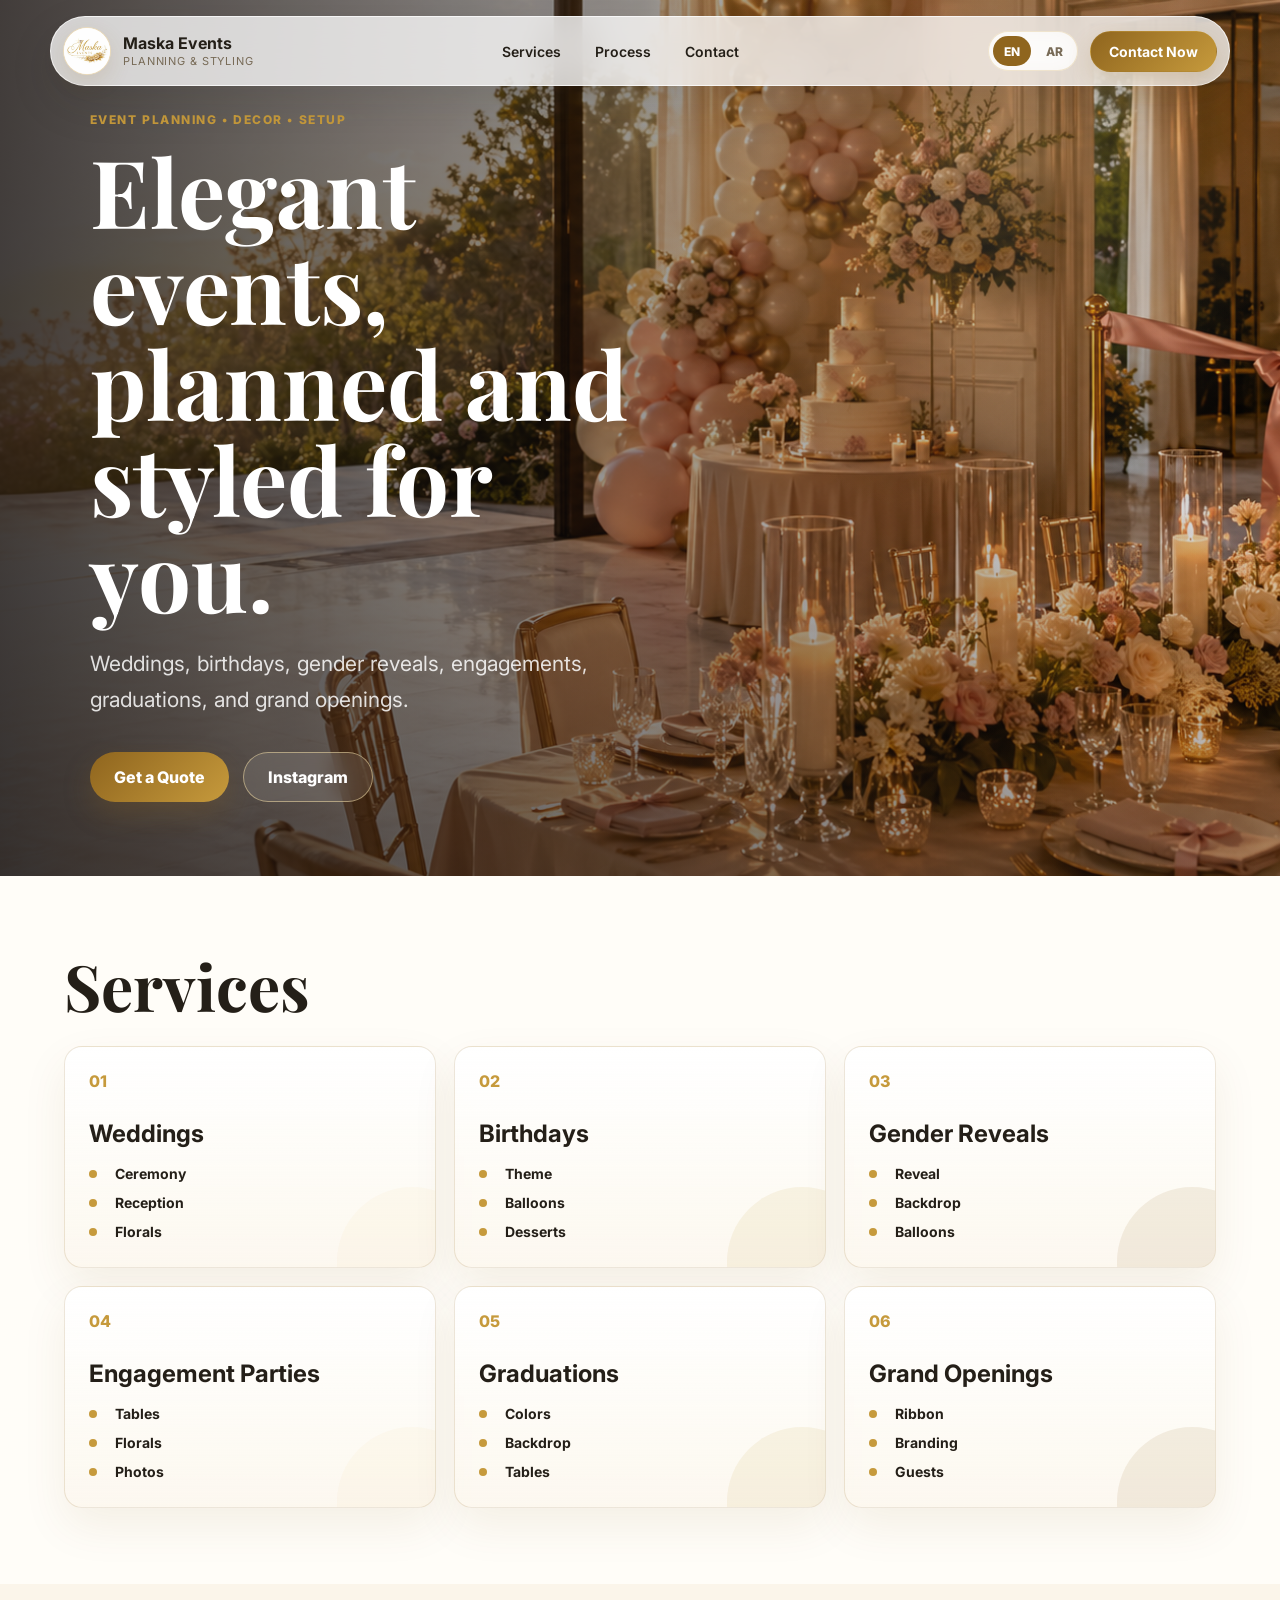
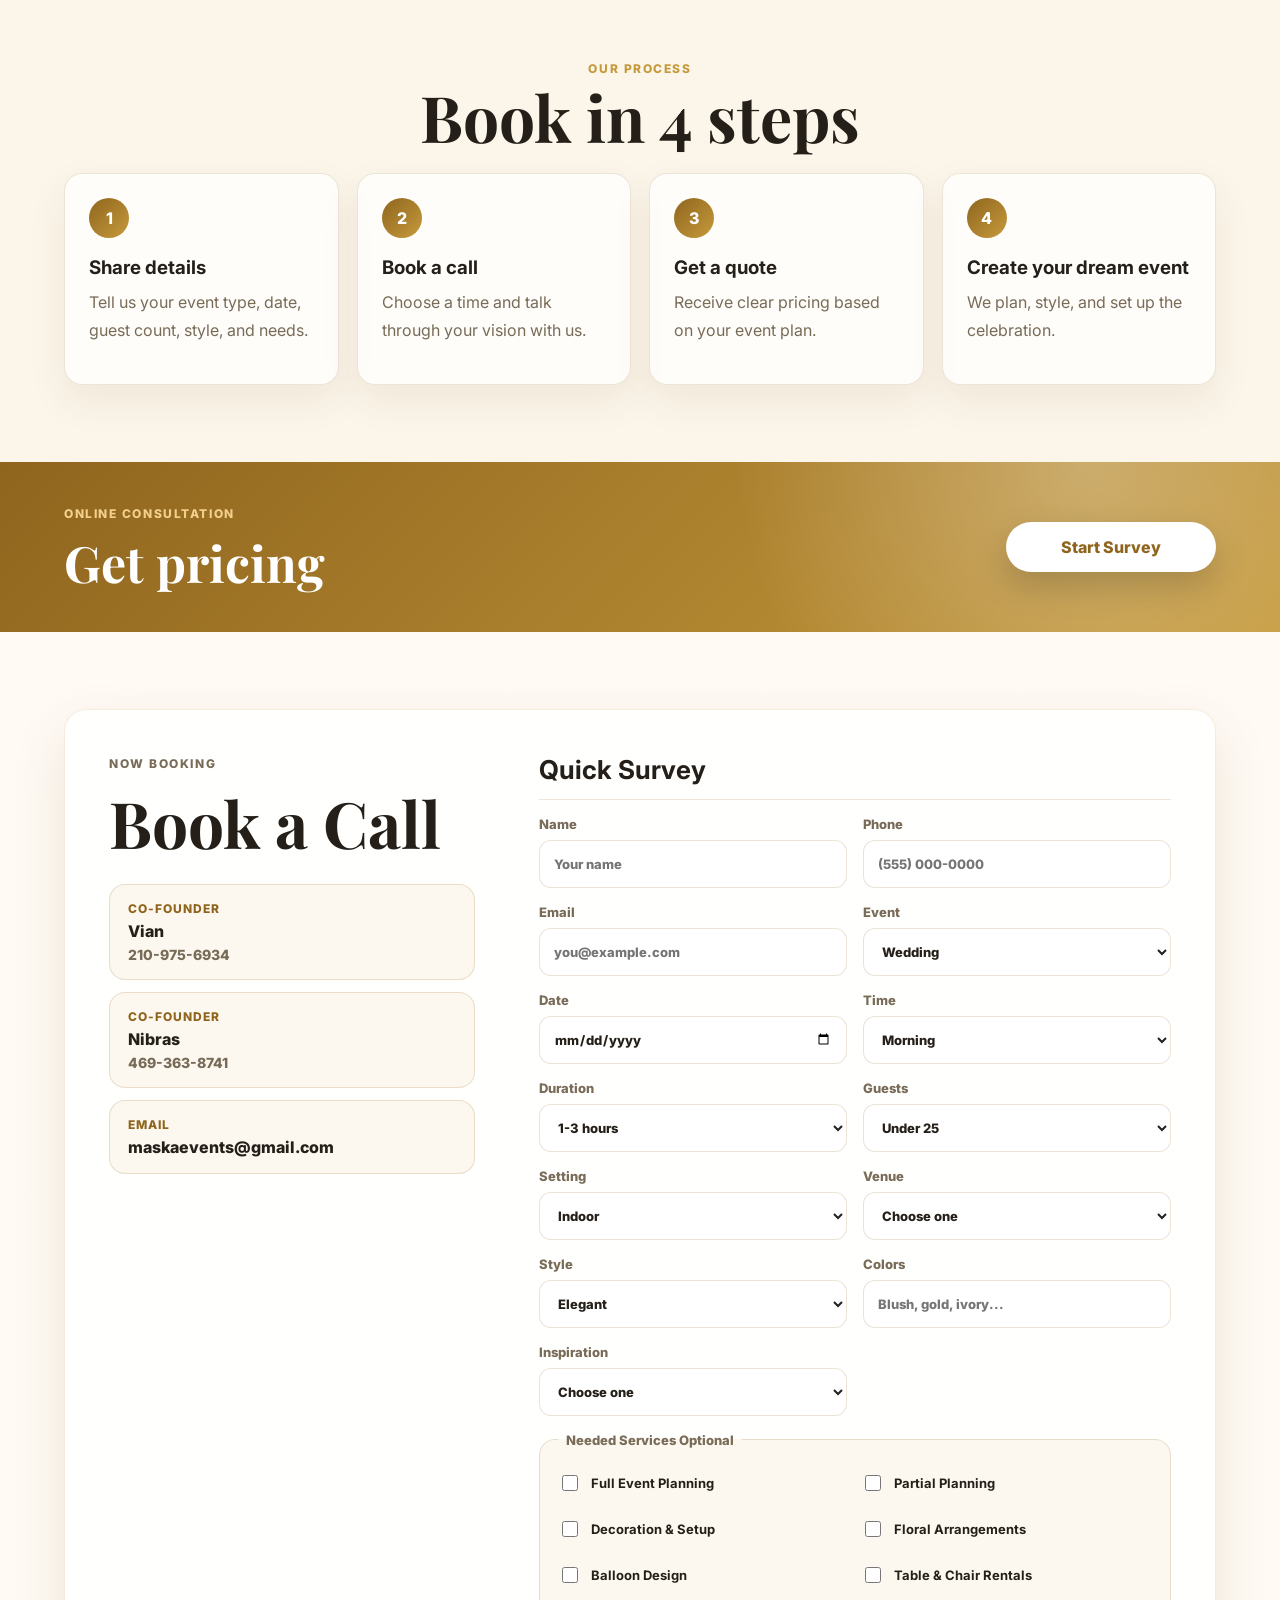
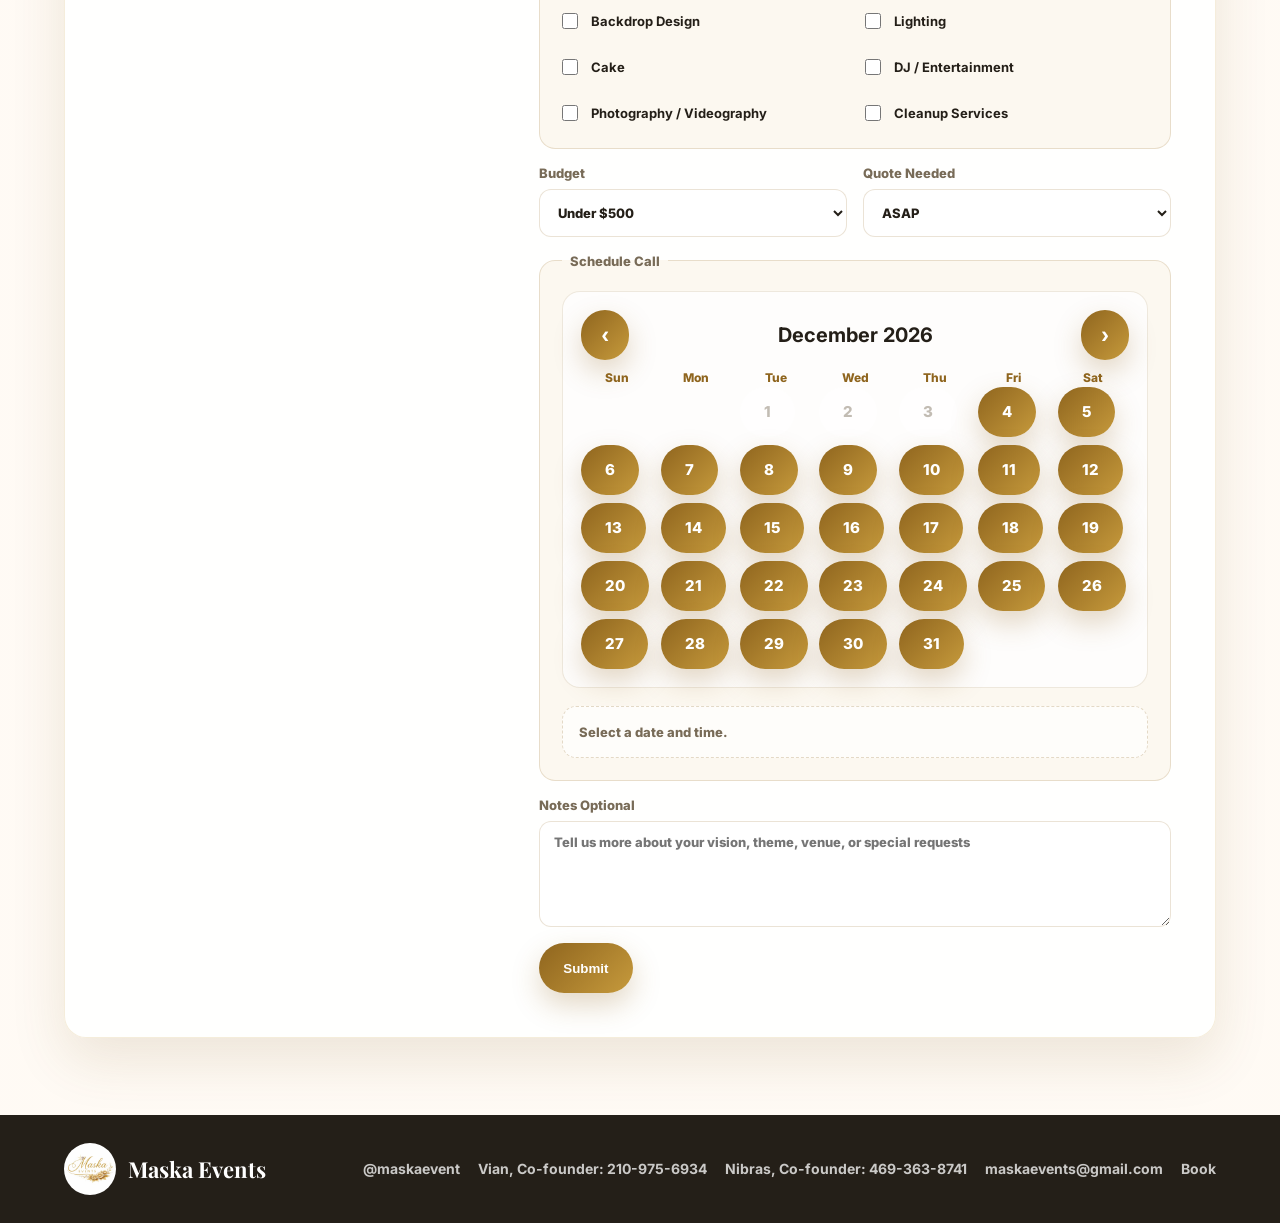
<file: index.html>
<!doctype html>
<html lang="en">
  <head>
    <meta charset="UTF-8" />
    <meta name="viewport" content="width=device-width, initial-scale=1.0" />
    <title>Maska Event | Event Planning & Styling</title>
    <meta
      name="description"
      content="Maska Event plans and styles weddings, birthdays, gender reveals, engagement parties, graduations, and grand openings."
    />
    <link rel="preconnect" href="https://fonts.googleapis.com" />
    <link rel="preconnect" href="https://fonts.gstatic.com" crossorigin />
    <link
      href="https://fonts.googleapis.com/css2?family=Inter:wght@400;500;600;700;800&family=Playfair+Display:wght@600;700&display=swap"
      rel="stylesheet"
    />
    <link rel="stylesheet" href="styles.css" />
  </head>
  <body>
    <header class="site-header">
      <a class="brand" href="#top" aria-label="Maska Event home">
        <span class="brand-logo">
          <img src="assets/maska-logo.jpg" alt="Maska Events logo" />
        </span>
        <span>
          <strong>Maska Events</strong>
          <small>Planning & Styling</small>
        </span>
      </a>

      <nav class="main-nav" aria-label="Main navigation">
        <a href="#services">Services</a>
        <a href="#process">Process</a>
        <a href="#contact">Contact</a>
      </nav>

      <div class="header-tools">
        <div class="language-toggle" aria-label="Language switcher">
          <button class="active" type="button" data-language="en">EN</button>
          <button type="button" data-language="ar">AR</button>
        </div>
        <a class="header-action" href="#contact">Contact Now</a>
      </div>
    </header>

    <main id="top">
      <section class="hero" aria-label="Maska Event introduction">
        <img src="assets/hero-event.png" alt="Elegant event table styling with florals, candles, and celebration decor" />
        <div class="hero-overlay"></div>
        <div class="hero-content">
          <p class="eyebrow">Event planning • decor • setup</p>
          <h1>Elegant events, planned and styled for you.</h1>
          <p class="hero-copy">
            Weddings, birthdays, gender reveals, engagements, graduations, and grand openings.
          </p>
          <div class="hero-actions">
            <a class="primary-button" href="#contact">Get a Quote</a>
            <a class="secondary-button" href="https://www.instagram.com/maskaevent/" target="_blank" rel="noreferrer">
              Instagram
            </a>
          </div>
        </div>
      </section>

      <section class="section services-section" id="services">
        <div class="section-heading">
          <h2>Services</h2>
        </div>

        <div class="service-grid">
          <article class="service-card wedding">
            <span>01</span>
            <h3>Weddings</h3>
            <ul>
              <li>Ceremony</li>
              <li>Reception</li>
              <li>Florals</li>
            </ul>
          </article>
          <article class="service-card birthday">
            <span>02</span>
            <h3>Birthdays</h3>
            <ul>
              <li>Theme</li>
              <li>Balloons</li>
              <li>Desserts</li>
            </ul>
          </article>
          <article class="service-card reveal">
            <span>03</span>
            <h3>Gender Reveals</h3>
            <ul>
              <li>Reveal</li>
              <li>Backdrop</li>
              <li>Balloons</li>
            </ul>
          </article>
          <article class="service-card engagement">
            <span>04</span>
            <h3>Engagement Parties</h3>
            <ul>
              <li>Tables</li>
              <li>Florals</li>
              <li>Photos</li>
            </ul>
          </article>
          <article class="service-card graduation">
            <span>05</span>
            <h3>Graduations</h3>
            <ul>
              <li>Colors</li>
              <li>Backdrop</li>
              <li>Tables</li>
            </ul>
          </article>
          <article class="service-card opening">
            <span>06</span>
            <h3>Grand Openings</h3>
            <ul>
              <li>Ribbon</li>
              <li>Branding</li>
              <li>Guests</li>
            </ul>
          </article>
        </div>
      </section>

      <section class="section process-section" id="process">
        <div class="section-heading compact">
          <p class="eyebrow">Our process</p>
          <h2>Book in 4 steps</h2>
        </div>
        <div class="process-grid">
          <div>
            <span>1</span>
            <h3>Share details</h3>
            <p>Tell us your event type, date, guest count, style, and needs.</p>
          </div>
          <div>
            <span>2</span>
            <h3>Book a call</h3>
            <p>Choose a time and talk through your vision with us.</p>
          </div>
          <div>
            <span>3</span>
            <h3>Get a quote</h3>
            <p>Receive clear pricing based on your event plan.</p>
          </div>
          <div>
            <span>4</span>
            <h3>Create your dream event</h3>
            <p>We plan, style, and set up the celebration.</p>
          </div>
        </div>
      </section>

      <section class="booking-cta" aria-label="Online consultation booking">
        <div>
          <p class="eyebrow">Online consultation</p>
          <h2>Get pricing</h2>
        </div>
        <a class="primary-button" href="#screening-survey">Start Survey</a>
      </section>

      <section class="contact-section" id="contact">
        <div class="contact-card">
          <div>
            <p class="eyebrow">Now booking</p>
            <h2>Book a Call</h2>
            <div class="contact-actions" aria-label="Direct contact information">
              <a href="tel:2109756934">
                <span>Co-founder</span>
                Vian
                <small>210-975-6934</small>
              </a>
              <a href="tel:4693638741">
                <span>Co-founder</span>
                Nibras
                <small>469-363-8741</small>
              </a>
              <a href="mailto:maskaevents@gmail.com">
                <span>Email</span>
                maskaevents@gmail.com
              </a>
            </div>
          </div>
          <form
            class="inquiry-form screening-survey"
            id="inquiry-form"
            action="https://formsubmit.co/maskaevents@gmail.com"
            method="POST"
            enctype="multipart/form-data"
            novalidate
          >
            <input type="hidden" name="_subject" value="New Maska Events Inquiry" />
            <input type="hidden" name="_template" value="table" />
            <input type="hidden" name="_captcha" value="false" />
            <input type="hidden" name="_next" id="next-url" value="thank-you.html" />
            <div class="form-heading" id="screening-survey">
              <h3>Quick Survey</h3>
            </div>
            <label>
              Name
              <input type="text" name="name" placeholder="Your name" required />
            </label>
            <label>
              Phone
              <input type="tel" name="phone" placeholder="(555) 000-0000" required />
            </label>
            <label>
              Email
              <input type="email" name="email" placeholder="you@example.com" required />
            </label>
            <label>
              Event
              <select name="event-type">
                <option>Wedding</option>
                <option>Birthday</option>
                <option>Gender Reveal</option>
                <option>Engagement Party</option>
                <option>Graduation</option>
                <option>Grand Opening</option>
                <option>Baby Shower</option>
                <option>Corporate Event</option>
                <option>Private Party</option>
                <option>Other</option>
              </select>
            </label>
            <label>
              Date
              <input type="date" name="date" required />
            </label>
            <label>
              Time
              <select name="event-time">
                <option>Morning</option>
                <option>Afternoon</option>
                <option>Evening</option>
              </select>
            </label>
            <label>
              Duration
              <select name="duration">
                <option>1-3 hours</option>
                <option>4-6 hours</option>
                <option>Full day</option>
              </select>
            </label>
            <label>
              Guests
              <select name="guest-count">
                <option>Under 25</option>
                <option>25-50</option>
                <option>50-100</option>
                <option>100-200</option>
                <option>200+</option>
              </select>
            </label>
            <label>
              Setting
              <select name="setting">
                <option>Indoor</option>
                <option>Outdoor</option>
                <option>Both</option>
              </select>
            </label>
            <label>
              Venue
              <select name="venue-status" required>
                <option value="" selected disabled>Choose one</option>
                <option value="Yes, I have a venue/place">Yes, I have a venue/place</option>
                <option value="No, I need help finding one">No, I need help finding one</option>
              </select>
            </label>
            <label class="conditional-field" data-condition-field="venue-status" data-condition-value="Yes, I have a venue/place">
              Venue Address
              <input type="text" name="venue-address" placeholder="Venue name or address" required />
            </label>
            <label>
              Style
              <select name="style-theme">
                <option>Elegant</option>
                <option>Modern</option>
                <option>Rustic</option>
                <option>Luxury</option>
                <option>Minimalist</option>
                <option>Cultural / Traditional</option>
                <option>Custom Theme</option>
              </select>
            </label>
            <label>
              Colors
              <input type="text" name="colors" placeholder="Blush, gold, ivory..." />
            </label>
            <label>
              Inspiration
              <select name="inspiration" required>
                <option value="" selected disabled>Choose one</option>
                <option value="Yes, I will share them">Yes, I will share them</option>
                <option value="No">No</option>
                <option value="I need help finding inspiration">I need help finding inspiration</option>
              </select>
            </label>
            <label class="file-field conditional-field" data-condition-field="inspiration" data-condition-value="Yes, I will share them">
              Inspiration Images
              <input type="file" name="inspiration-images" accept="image/*" multiple />
              <span>Upload mood boards, color ideas, backdrops, or decor inspiration.</span>
            </label>
            <fieldset class="checkbox-group">
              <legend>Needed Services Optional</legend>
              <label><input type="checkbox" name="services" value="Full Event Planning" /> Full Event Planning</label>
              <label><input type="checkbox" name="services" value="Partial Planning" /> Partial Planning</label>
              <label><input type="checkbox" name="services" value="Decoration & Setup" /> Decoration & Setup</label>
              <label><input type="checkbox" name="services" value="Floral Arrangements" /> Floral Arrangements</label>
              <label><input type="checkbox" name="services" value="Balloon Design" /> Balloon Design</label>
              <label><input type="checkbox" name="services" value="Table & Chair Rentals" /> Table & Chair Rentals</label>
              <label><input type="checkbox" name="services" value="Backdrop Design" /> Backdrop Design</label>
              <label><input type="checkbox" name="services" value="Lighting" /> Lighting</label>
              <label><input type="checkbox" name="services" value="Cake" /> Cake</label>
              <label><input type="checkbox" name="services" value="DJ / Entertainment" /> DJ / Entertainment</label>
              <label><input type="checkbox" name="services" value="Photography / Videography" /> Photography / Videography</label>
              <label><input type="checkbox" name="services" value="Cleanup Services" /> Cleanup Services</label>
            </fieldset>
            <label>
              Budget
              <select name="budget">
                <option>Under $500</option>
                <option>Under $1,000</option>
                <option>$1,000 - $3,000</option>
                <option>$3,000 - $7,000</option>
                <option>$7,000 - $15,000</option>
                <option>$15,000+</option>
              </select>
            </label>
            <label>
              Quote Needed
              <select name="quote-timing">
                <option>ASAP</option>
                <option>Within 2-3 days</option>
                <option>Within a week</option>
              </select>
            </label>
            <fieldset class="scheduler" id="scheduler">
              <legend>Schedule Call</legend>
              <div class="scheduler-layout">
                <div class="calendar-panel">
                  <div class="scheduler-header">
                    <button type="button" class="calendar-nav" id="prev-month" aria-label="Previous month">‹</button>
                    <strong id="calendar-month"></strong>
                    <button type="button" class="calendar-nav" id="next-month" aria-label="Next month">›</button>
                  </div>
                  <div class="calendar-weekdays" aria-hidden="true">
                    <span>Sun</span>
                    <span>Mon</span>
                    <span>Tue</span>
                    <span>Wed</span>
                    <span>Thu</span>
                    <span>Fri</span>
                    <span>Sat</span>
                  </div>
                  <div class="calendar-grid" id="calendar-grid"></div>
                </div>
                <div class="availability-panel hidden" id="availability-panel">
                  <span>Available Times</span>
                  <strong id="selected-date-label">Select a date</strong>
                  <div class="time-slots" id="time-slots" aria-label="Available call times"></div>
                </div>
              </div>
              <input type="hidden" name="appointment-date" id="appointment-date" />
              <input type="hidden" name="appointment-time" id="appointment-time" />
              <p class="scheduler-status" id="scheduler-status">Select a date and time.</p>
            </fieldset>
            <label>
              Notes Optional
              <textarea name="details" rows="5" placeholder="Tell us more about your vision, theme, venue, or special requests"></textarea>
            </label>
            <button type="submit">Submit</button>
            <p class="form-status" id="form-status" role="status" aria-live="polite"></p>
          </form>
        </div>
      </section>
    </main>

    <footer class="site-footer">
      <a class="footer-brand" href="#top" aria-label="Maska Events home">
        <img src="assets/maska-logo.jpg" alt="Maska Events logo" />
        <span>Maska Events</span>
      </a>
      <div>
        <a href="https://www.instagram.com/maskaevent/" target="_blank" rel="noreferrer">@maskaevent</a>
        <a href="tel:2109756934">Vian, Co-founder: 210-975-6934</a>
        <a href="tel:4693638741">Nibras, Co-founder: 469-363-8741</a>
        <a href="mailto:maskaevents@gmail.com">maskaevents@gmail.com</a>
        <a href="#contact">Book</a>
      </div>
    </footer>
    <script src="script.js"></script>
  </body>
</html>
</file>
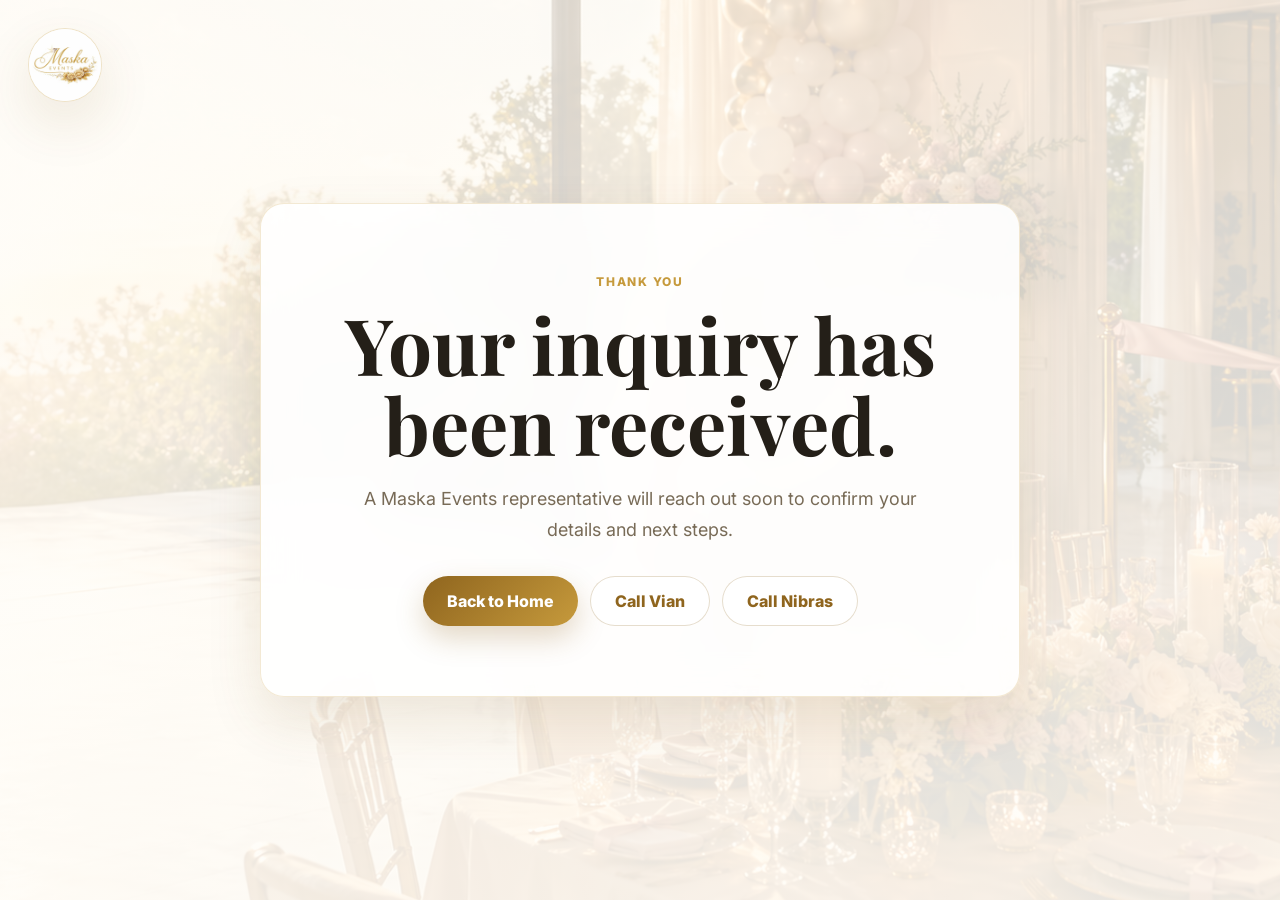
<file: thank-you.html>
<!doctype html>
<html lang="en">
  <head>
    <meta charset="UTF-8" />
    <meta name="viewport" content="width=device-width, initial-scale=1.0" />
    <title>Thank You | Maska Events</title>
    <meta name="description" content="Thank you for contacting Maska Events." />
    <link rel="preconnect" href="https://fonts.googleapis.com" />
    <link rel="preconnect" href="https://fonts.gstatic.com" crossorigin />
    <link
      href="https://fonts.googleapis.com/css2?family=Inter:wght@400;500;600;700;800&family=Playfair+Display:wght@600;700&display=swap"
      rel="stylesheet"
    />
    <link rel="stylesheet" href="styles.css" />
  </head>
  <body class="thanks-page">
    <main class="thanks-screen">
      <a class="thanks-logo" href="index.html" aria-label="Maska Events home">
        <img src="assets/maska-logo.jpg" alt="Maska Events logo" />
      </a>
      <section class="thanks-card">
        <p class="eyebrow">Thank you</p>
        <h1>Your inquiry has been received.</h1>
        <p>
          A Maska Events representative will reach out soon to confirm your details and next steps.
        </p>
        <div class="thanks-actions">
          <a class="primary-button" href="index.html">Back to Home</a>
          <a class="secondary-button light" href="tel:2109756934">Call Vian</a>
          <a class="secondary-button light" href="tel:4693638741">Call Nibras</a>
        </div>
      </section>
    </main>
  </body>
</html>
</file>
<file: styles.css>
:root {
  --ink: #241f18;
  --muted: #786b57;
  --paper: #fffdf8;
  --soft: #f7efe1;
  --champagne: #fbf5ea;
  --gold: #c69a3c;
  --gold-light: #efd9a2;
  --gold-dark: #8f651e;
  --line: rgba(143, 101, 30, 0.16);
  --glass: rgba(255, 255, 255, 0.76);
  --shadow: 0 22px 55px rgba(111, 76, 18, 0.12);
}

* {
  box-sizing: border-box;
}

html {
  scroll-behavior: smooth;
}

body {
  margin: 0;
  color: var(--ink);
  background: var(--paper);
  font-family: Inter, system-ui, -apple-system, BlinkMacSystemFont, "Segoe UI", sans-serif;
}

html[lang="ar"] body {
  font-family: Tahoma, Arial, sans-serif;
}

a {
  color: inherit;
  text-decoration: none;
}

img {
  display: block;
  max-width: 100%;
}

.site-header {
  position: fixed;
  top: 16px;
  left: 50%;
  z-index: 20;
  display: flex;
  align-items: center;
  justify-content: space-between;
  width: min(1180px, calc(100% - 32px));
  padding: 10px 12px;
  color: var(--ink);
  background: var(--glass);
  border: 1px solid rgba(255, 255, 255, 0.72);
  border-radius: 999px;
  box-shadow: 0 18px 45px rgba(36, 31, 24, 0.12);
  backdrop-filter: blur(22px);
  transform: translateX(-50%);
}

.brand {
  display: inline-flex;
  align-items: center;
  gap: 12px;
  min-width: 172px;
}

.brand-logo {
  display: block;
  width: 48px;
  height: 48px;
  overflow: hidden;
  border: 1px solid rgba(198, 154, 60, 0.34);
  border-radius: 50%;
  background: #fff;
  box-shadow: 0 8px 22px rgba(143, 101, 30, 0.14);
}

.brand-logo img {
  width: 100%;
  height: 100%;
  object-fit: cover;
}

.brand strong,
.brand small {
  display: block;
  line-height: 1.1;
}

.brand strong {
  font-size: 16px;
}

.brand small {
  margin-top: 3px;
  color: var(--muted);
  font-size: 11px;
  letter-spacing: 0.08em;
  text-transform: uppercase;
}

.main-nav {
  display: flex;
  gap: clamp(18px, 3vw, 34px);
  font-size: 14px;
  font-weight: 600;
}

.main-nav a,
.header-action {
  transition: color 180ms ease, opacity 180ms ease, transform 180ms ease;
}

.main-nav a:hover,
.header-action:hover {
  color: var(--gold-dark);
  opacity: 1;
  transform: translateY(-1px);
}

.header-action {
  min-width: 122px;
  padding: 11px 18px;
  border: 1px solid rgba(198, 154, 60, 0.24);
  border-radius: 999px;
  color: #fff;
  background: linear-gradient(135deg, var(--gold-dark), var(--gold));
  box-shadow: 0 10px 24px rgba(143, 101, 30, 0.2);
  font-size: 14px;
  font-weight: 700;
  text-align: center;
  backdrop-filter: blur(14px);
}

.header-tools {
  display: inline-flex;
  align-items: center;
  gap: 12px;
}

.language-toggle {
  display: inline-flex;
  gap: 4px;
  padding: 4px;
  border: 1px solid rgba(198, 154, 60, 0.22);
  border-radius: 999px;
  background: rgba(255, 255, 255, 0.7);
  backdrop-filter: blur(14px);
}

.language-toggle button {
  min-width: 38px;
  min-height: 30px;
  border: 0;
  border-radius: 999px;
  color: var(--muted);
  background: transparent;
  cursor: pointer;
  font: inherit;
  font-size: 12px;
  font-weight: 800;
}

.language-toggle button.active {
  color: #fff;
  background: var(--gold-dark);
}

.hero {
  position: relative;
  min-height: 94vh;
  overflow: hidden;
  color: #fff;
}

.hero img {
  position: absolute;
  inset: 0;
  width: 100%;
  height: 100%;
  object-fit: cover;
}

.hero-overlay {
  position: absolute;
  inset: 0;
  background:
    radial-gradient(circle at 78% 18%, rgba(239, 217, 162, 0.18), rgba(239, 217, 162, 0) 30%),
    linear-gradient(90deg, rgba(19, 14, 13, 0.8) 0%, rgba(19, 14, 13, 0.48) 42%, rgba(19, 14, 13, 0.12) 100%),
    linear-gradient(0deg, rgba(19, 14, 13, 0.28) 0%, rgba(19, 14, 13, 0) 42%);
}

html[dir="rtl"] .hero-overlay {
  background:
    linear-gradient(270deg, rgba(19, 14, 13, 0.83) 0%, rgba(19, 14, 13, 0.47) 43%, rgba(19, 14, 13, 0.08) 100%),
    linear-gradient(0deg, rgba(19, 14, 13, 0.38) 0%, rgba(19, 14, 13, 0) 42%);
}

.hero-content {
  position: relative;
  z-index: 1;
  display: flex;
  flex-direction: column;
  justify-content: center;
  max-width: 760px;
  min-height: 92vh;
  padding: 112px clamp(22px, 7vw, 92px) 74px;
}

html[dir="rtl"] .hero-content {
  margin-left: 0;
  margin-right: auto;
  text-align: right;
}

.eyebrow {
  margin: 0 0 16px;
  color: var(--gold);
  font-size: 12px;
  font-weight: 800;
  letter-spacing: 0.13em;
  text-transform: uppercase;
}

h1,
h2,
h3,
p {
  margin-top: 0;
}

h1,
h2 {
  font-family: "Playfair Display", Georgia, serif;
  line-height: 1.02;
}

h1 {
  max-width: 720px;
  margin-bottom: 24px;
  font-size: clamp(48px, 8vw, 94px);
}

.hero-copy {
  max-width: 620px;
  margin-bottom: 34px;
  color: rgba(255, 255, 255, 0.84);
  font-size: clamp(17px, 2vw, 21px);
  line-height: 1.7;
}

.hero-actions {
  display: flex;
  flex-wrap: wrap;
  gap: 14px;
}

.primary-button,
.secondary-button,
.inquiry-form button {
  display: inline-flex;
  align-items: center;
  justify-content: center;
  min-height: 50px;
  padding: 0 24px;
  border-radius: 999px;
  font-weight: 800;
  transition: transform 180ms ease, box-shadow 180ms ease, background 180ms ease, border-color 180ms ease;
}

.primary-button,
.inquiry-form button {
  border: 0;
  color: #fff;
  background: linear-gradient(135deg, var(--gold-dark), var(--gold));
  box-shadow: 0 12px 28px rgba(143, 101, 30, 0.25);
}

.secondary-button {
  border: 1px solid rgba(239, 217, 162, 0.55);
  color: #fff;
  background: rgba(255, 255, 255, 0.1);
  backdrop-filter: blur(12px);
}

.primary-button:hover,
.secondary-button:hover,
.inquiry-form button:hover {
  transform: translateY(-2px);
}

.section {
  padding: clamp(50px, 6vw, 84px) clamp(20px, 5vw, 74px);
}

.section-heading {
  display: grid;
  grid-template-columns: minmax(0, 0.86fr) minmax(280px, 0.7fr);
  gap: clamp(24px, 5vw, 70px);
  max-width: 1200px;
  margin: 0 auto 28px;
}

.section-heading h2,
.contact-card h2 {
  margin-bottom: 0;
  font-size: clamp(34px, 5vw, 64px);
}

.section-heading p:not(.eyebrow),
.contact-card p,
.process-grid p,
.service-card p {
  color: var(--muted);
  line-height: 1.7;
}

.section-heading .eyebrow {
  grid-column: 1 / -1;
  margin-bottom: -12px;
}

.section-heading.compact {
  display: block;
  max-width: 760px;
  margin-bottom: 24px;
  text-align: center;
}

.section-heading.compact .eyebrow {
  margin-bottom: 8px;
}

.service-grid {
  display: grid;
  grid-template-columns: repeat(3, minmax(0, 1fr));
  gap: 18px;
  max-width: 1200px;
  margin: 0 auto;
}

.service-card {
  min-height: 210px;
  padding: 24px;
  border: 1px solid var(--line);
  border-radius: 18px;
  background:
    linear-gradient(180deg, rgba(255, 255, 255, 0.98), rgba(251, 245, 234, 0.62));
  overflow: hidden;
  position: relative;
  box-shadow: 0 18px 45px rgba(111, 76, 18, 0.08);
  transition: transform 180ms ease, box-shadow 180ms ease, border-color 180ms ease;
}

.service-card:hover {
  border-color: rgba(198, 154, 60, 0.34);
  box-shadow: 0 24px 60px rgba(111, 76, 18, 0.13);
  transform: translateY(-4px);
}

.service-card::after {
  position: absolute;
  right: -52px;
  bottom: -70px;
  width: 150px;
  height: 150px;
  border-radius: 50%;
  content: "";
  opacity: 0.1;
}

.service-card span {
  color: var(--gold);
  font-weight: 800;
}

.service-card h3 {
  margin: 28px 0 16px;
  font-size: 24px;
}

.service-card p {
  margin-bottom: 18px;
}

.service-card ul {
  position: relative;
  z-index: 1;
  display: grid;
  gap: 9px;
  margin: 0;
  padding: 0;
  list-style: none;
}

.service-card li {
  display: grid;
  grid-template-columns: 18px 1fr;
  gap: 8px;
  color: var(--ink);
  font-size: 14px;
  font-weight: 700;
  line-height: 1.45;
}

.service-card li::before {
  grid-column: 1;
}

html[dir="rtl"] .service-card li {
  grid-template-columns: 1fr 18px;
}

html[dir="rtl"] .service-card li::before {
  grid-column: 2;
}

.service-card li::before {
  width: 8px;
  height: 8px;
  margin-top: 6px;
  border-radius: 50%;
  background: var(--gold);
  content: "";
}

.wedding::after,
.engagement::after {
  background: var(--gold-light);
}

.birthday::after,
.graduation::after {
  background: var(--gold);
}

.reveal::after,
.opening::after {
  background: var(--gold-dark);
}

.process-section {
  background: var(--champagne);
}

.process-grid {
  display: grid;
  grid-template-columns: repeat(4, 1fr);
  gap: 18px;
  max-width: 1200px;
  margin: 0 auto;
}

.process-grid div {
  padding: 24px;
  border: 1px solid var(--line);
  border-radius: 18px;
  background: rgba(255, 255, 255, 0.74);
  box-shadow: 0 16px 38px rgba(111, 76, 18, 0.08);
}

.process-grid span {
  display: grid;
  width: 40px;
  height: 40px;
  place-items: center;
  margin-bottom: 18px;
  border-radius: 50%;
  color: #fff;
  background: linear-gradient(135deg, var(--gold-dark), var(--gold));
  font-weight: 800;
}

.process-grid h3 {
  margin-bottom: 10px;
}

.contact-section {
  padding: clamp(50px, 6vw, 84px) clamp(20px, 5vw, 74px);
  background:
    linear-gradient(rgba(255, 250, 244, 0.88), rgba(255, 250, 244, 0.88)),
    url("assets/hero-event.png") center / cover fixed;
}

.booking-cta {
  display: grid;
  grid-template-columns: minmax(260px, 1fr) auto;
  gap: clamp(20px, 4vw, 42px);
  align-items: center;
  padding: clamp(28px, 4vw, 44px) clamp(20px, 5vw, 74px);
  color: #fff;
  background:
    radial-gradient(circle at 85% 0%, rgba(255, 255, 255, 0.28), transparent 32%),
    linear-gradient(135deg, #8f651e, #c69a3c);
}

.booking-cta h2 {
  margin: 0;
  font-family: "Playfair Display", Georgia, serif;
  font-size: clamp(30px, 4vw, 50px);
  line-height: 1.03;
}

.booking-cta p:not(.eyebrow) {
  margin: 0;
  color: rgba(255, 255, 255, 0.8);
  line-height: 1.65;
}

.booking-cta .eyebrow {
  color: #f4d08d;
}

.booking-cta .primary-button {
  min-width: 210px;
  background: #fff;
  color: var(--gold-dark);
  box-shadow: 0 14px 34px rgba(0, 0, 0, 0.18);
}

.contact-card {
  display: grid;
  grid-template-columns: 0.58fr 1fr;
  gap: clamp(28px, 5vw, 70px);
  max-width: 1240px;
  margin: 0 auto;
  padding: clamp(24px, 4vw, 44px);
  border: 1px solid rgba(198, 154, 60, 0.18);
  border-radius: 22px;
  background: rgba(255, 255, 255, 0.88);
  box-shadow: var(--shadow);
  backdrop-filter: blur(18px);
}

.contact-actions {
  display: grid;
  gap: 12px;
  margin-top: 28px;
}

.contact-actions a {
  display: grid;
  gap: 5px;
  padding: 16px 18px;
  border: 1px solid rgba(143, 101, 30, 0.18);
  border-radius: 16px;
  background: rgba(251, 245, 234, 0.76);
  color: var(--ink);
  font-weight: 800;
  transition: border-color 180ms ease, box-shadow 180ms ease, transform 180ms ease;
}

.contact-actions a:hover {
  border-color: rgba(198, 154, 60, 0.42);
  box-shadow: 0 16px 36px rgba(111, 76, 18, 0.1);
  transform: translateY(-2px);
}

.contact-actions span {
  color: var(--gold-dark);
  font-size: 12px;
  letter-spacing: 0.08em;
  text-transform: uppercase;
}

.contact-actions small {
  color: var(--muted);
  font-size: 14px;
  font-weight: 800;
}

.inquiry-form {
  display: grid;
  grid-template-columns: repeat(2, 1fr);
  gap: 16px;
}

.form-heading,
.checkbox-group,
.scheduler {
  grid-column: 1 / -1;
}

.form-heading {
  padding-bottom: 8px;
  border-bottom: 1px solid var(--line);
}

.form-heading h3 {
  margin-bottom: 6px;
  font-size: 26px;
}

.form-heading p {
  margin: 0;
  color: var(--muted);
  line-height: 1.55;
}

.inquiry-form label {
  display: grid;
  gap: 8px;
  color: var(--muted);
  font-size: 13px;
  font-weight: 800;
}

.screening-survey > label:last-of-type {
  grid-column: 1 / -1;
}

.conditional-field.is-hidden {
  display: none;
}

.file-field span {
  color: var(--muted);
  font-size: 12px;
  font-weight: 600;
  line-height: 1.45;
}

.inquiry-form input,
.inquiry-form select,
.inquiry-form textarea {
  width: 100%;
  min-height: 48px;
  border: 1px solid rgba(143, 101, 30, 0.18);
  border-radius: 12px;
  color: var(--ink);
  background: #fff;
  font: inherit;
  padding: 12px 14px;
  transition: border-color 180ms ease, box-shadow 180ms ease;
}

.inquiry-form input:focus,
.inquiry-form select:focus,
.inquiry-form textarea:focus {
  outline: none;
  border-color: rgba(198, 154, 60, 0.72);
  box-shadow: 0 0 0 4px rgba(239, 217, 162, 0.34);
}

.field-error input,
.field-error select,
.field-error textarea,
.scheduler.field-error {
  border-color: rgba(172, 58, 35, 0.72);
  box-shadow: 0 0 0 4px rgba(172, 58, 35, 0.12);
}

.inquiry-form input[type="file"] {
  min-height: auto;
  padding: 14px;
  border-style: dashed;
  background: rgba(245, 235, 224, 0.45);
  cursor: pointer;
}

.checkbox-group {
  display: grid;
  grid-template-columns: repeat(2, minmax(0, 1fr));
  gap: 12px;
  margin: 0;
  padding: 18px;
  border: 1px solid rgba(143, 101, 30, 0.18);
  border-radius: 16px;
  background: rgba(251, 245, 234, 0.7);
}

.scheduler {
  display: grid;
  gap: 18px;
  margin: 0;
  padding: 22px;
  border: 1px solid rgba(143, 101, 30, 0.18);
  border-radius: 16px;
  background: rgba(251, 245, 234, 0.7);
}

.scheduler-layout {
  display: grid;
  grid-template-columns: 1fr;
  gap: 18px;
}

.calendar-panel,
.availability-panel {
  border: 1px solid rgba(143, 101, 30, 0.14);
  border-radius: 18px;
  background: rgba(255, 255, 255, 0.82);
  padding: 18px;
}

.availability-panel.hidden {
  display: none;
}

.availability-panel > span {
  color: var(--gold-dark);
  font-size: 12px;
  font-weight: 900;
  letter-spacing: 0.08em;
  text-transform: uppercase;
}

.availability-panel > strong {
  font-size: 18px;
}

.availability-panel > strong.selected {
  color: var(--gold-dark);
}

.scheduler legend {
  padding: 0 8px;
  color: var(--muted);
  font-size: 13px;
  font-weight: 800;
}

.scheduler-header {
  display: flex;
  align-items: center;
  justify-content: space-between;
  gap: 12px;
}

.scheduler-header strong {
  font-size: 20px;
  letter-spacing: 0;
}

.calendar-nav {
  display: grid;
  width: 42px;
  height: 42px;
  place-items: center;
  border: 1px solid rgba(143, 101, 30, 0.18);
  border-radius: 50%;
  color: var(--gold-dark);
  background: #fff;
  cursor: pointer;
  font-size: 24px;
  line-height: 1;
}

.calendar-weekdays,
.calendar-grid {
  display: grid;
  grid-template-columns: repeat(7, minmax(0, 1fr));
  gap: 8px;
}

.calendar-weekdays span {
  color: var(--gold-dark);
  font-size: 12px;
  font-weight: 800;
  text-align: center;
  padding: 10px 0 2px;
}

.calendar-day {
  min-height: 48px;
  border: 1px solid rgba(143, 101, 30, 0.18);
  border-radius: 14px;
  color: var(--ink);
  background: #fff;
  cursor: pointer;
  font: inherit;
  font-size: 15px;
  font-weight: 800;
}

.calendar-day:hover,
.calendar-day.selected {
  border-color: var(--gold);
  color: #fff;
  background: linear-gradient(135deg, var(--gold-dark), var(--gold));
  box-shadow: 0 14px 28px rgba(143, 101, 30, 0.22);
}

.calendar-day:disabled {
  cursor: not-allowed;
  color: rgba(120, 107, 87, 0.45);
  background: rgba(255, 255, 255, 0.5);
  box-shadow: none;
}

.calendar-blank {
  min-height: 48px;
}

.time-slots {
  display: grid;
  grid-template-columns: repeat(auto-fit, minmax(118px, 1fr));
  gap: 10px;
}

.time-slot {
  display: flex;
  align-items: center;
  justify-content: space-between;
  min-height: 46px;
  padding: 0 16px;
  border: 1px solid rgba(143, 101, 30, 0.18);
  border-radius: 999px;
  color: var(--ink);
  background: #fff;
  cursor: pointer;
  font: inherit;
  font-size: 14px;
  font-weight: 800;
}

.time-slot:hover,
.time-slot.selected {
  border-color: var(--gold);
  color: #fff;
  background: linear-gradient(135deg, var(--gold-dark), var(--gold));
}

.time-slot:disabled {
  cursor: not-allowed;
  color: rgba(120, 107, 87, 0.54);
  background: rgba(255, 255, 255, 0.58);
}

.time-slot.booked {
  text-decoration: line-through;
}

.time-slot small {
  font-size: 11px;
  font-weight: 900;
  letter-spacing: 0.08em;
  text-transform: uppercase;
}

.scheduler-status {
  display: grid;
  gap: 4px;
  margin: 0;
  padding: 14px 16px;
  border: 1px dashed rgba(143, 101, 30, 0.24);
  border-radius: 14px;
  color: var(--muted);
  background: rgba(255, 255, 255, 0.72);
  font-size: 13px;
  font-weight: 800;
}

.scheduler-status.selected {
  border-style: solid;
  border-color: rgba(198, 154, 60, 0.55);
  color: var(--ink);
  background: linear-gradient(135deg, rgba(255, 255, 255, 0.96), rgba(239, 217, 162, 0.38));
  box-shadow: 0 14px 34px rgba(111, 76, 18, 0.12);
}

.scheduler-status.error {
  border-style: solid;
  border-color: rgba(172, 58, 35, 0.58);
  color: #9d3324;
  background: rgba(255, 246, 243, 0.88);
}

.scheduler-status span {
  color: var(--gold-dark);
  font-size: 11px;
  letter-spacing: 0.09em;
  text-transform: uppercase;
}

.scheduler-status strong {
  font-size: 16px;
}

.checkbox-group legend {
  padding: 0 8px;
  color: var(--muted);
  font-size: 13px;
  font-weight: 800;
}

.checkbox-group label {
  display: flex;
  align-items: center;
  gap: 10px;
  min-height: 34px;
  color: var(--ink);
  font-size: 13px;
  font-weight: 700;
}

.checkbox-group input {
  width: 16px;
  min-height: 16px;
  accent-color: var(--gold-dark);
}

.inquiry-form textarea {
  resize: vertical;
}

.inquiry-form button {
  justify-self: start;
  cursor: pointer;
}

.form-status {
  align-self: center;
  margin: 0;
  color: var(--gold-dark);
  font-size: 14px;
  font-weight: 800;
}

.form-status.error {
  color: #9d3324;
}

.site-footer {
  display: flex;
  align-items: center;
  justify-content: space-between;
  gap: 20px;
  padding: 28px clamp(20px, 5vw, 74px);
  color: #fff;
  background: #241f18;
}

.footer-brand {
  display: inline-flex;
  align-items: center;
  gap: 12px;
}

.footer-brand img {
  width: 52px;
  height: 52px;
  border-radius: 50%;
  background: #fff;
  object-fit: cover;
}

.footer-brand span {
  margin: 0;
  font-family: "Playfair Display", serif;
  font-size: 22px;
  font-weight: 700;
}

.site-footer div {
  display: flex;
  flex-wrap: wrap;
  gap: 18px;
  color: rgba(255, 255, 255, 0.76);
  font-size: 14px;
  font-weight: 700;
}

.thanks-page {
  min-height: 100vh;
  background:
    linear-gradient(rgba(255, 253, 248, 0.82), rgba(255, 253, 248, 0.9)),
    url("assets/hero-event.png") center / cover;
}

.thanks-screen {
  display: grid;
  min-height: 100vh;
  place-items: center;
  padding: 32px;
}

.thanks-logo {
  position: absolute;
  top: 28px;
  left: 28px;
  display: block;
  width: 74px;
  height: 74px;
  overflow: hidden;
  border: 1px solid rgba(198, 154, 60, 0.28);
  border-radius: 50%;
  background: #fff;
  box-shadow: var(--shadow);
}

.thanks-logo img {
  width: 100%;
  height: 100%;
  object-fit: cover;
}

.thanks-card {
  max-width: 760px;
  padding: clamp(32px, 6vw, 70px);
  border: 1px solid rgba(198, 154, 60, 0.22);
  border-radius: 24px;
  background: rgba(255, 255, 255, 0.9);
  box-shadow: var(--shadow);
  text-align: center;
  backdrop-filter: blur(18px);
}

.thanks-card h1 {
  margin-bottom: 20px;
  font-size: clamp(42px, 7vw, 78px);
}

.thanks-card p:not(.eyebrow) {
  max-width: 560px;
  margin: 0 auto 30px;
  color: var(--muted);
  font-size: 18px;
  line-height: 1.7;
}

.thanks-actions {
  display: flex;
  flex-wrap: wrap;
  justify-content: center;
  gap: 12px;
}

.secondary-button.light {
  border-color: rgba(143, 101, 30, 0.22);
  color: var(--gold-dark);
  background: #fff;
}

@media (max-width: 900px) {
  .site-header {
    align-items: flex-start;
  }

  .main-nav {
    display: none;
  }

  .hero,
  .hero-content {
    min-height: 760px;
  }

  .service-grid,
  .process-grid,
  .booking-cta,
  .contact-card {
    grid-template-columns: 1fr;
  }

  .section-heading {
    grid-template-columns: 1fr;
  }

}

@media (max-width: 560px) {
  .site-header {
    padding: 14px 16px;
  }

  .brand {
    min-width: auto;
  }

  .brand small,
  .brand strong {
    display: none;
  }

  .header-tools {
    gap: 8px;
  }

  .header-action {
    display: none;
  }

  .brand-logo {
    width: 52px;
    height: 52px;
  }

  .hero,
  .hero-content {
    min-height: 720px;
  }

  h1 {
    font-size: 46px;
  }

  .hero-copy {
    font-size: 16px;
  }

  .service-card {
    min-height: auto;
  }

  .inquiry-form,
  .checkbox-group,
  .scheduler-layout {
    grid-template-columns: 1fr;
  }

  .site-footer {
    align-items: flex-start;
    flex-direction: column;
  }
}
</file>
